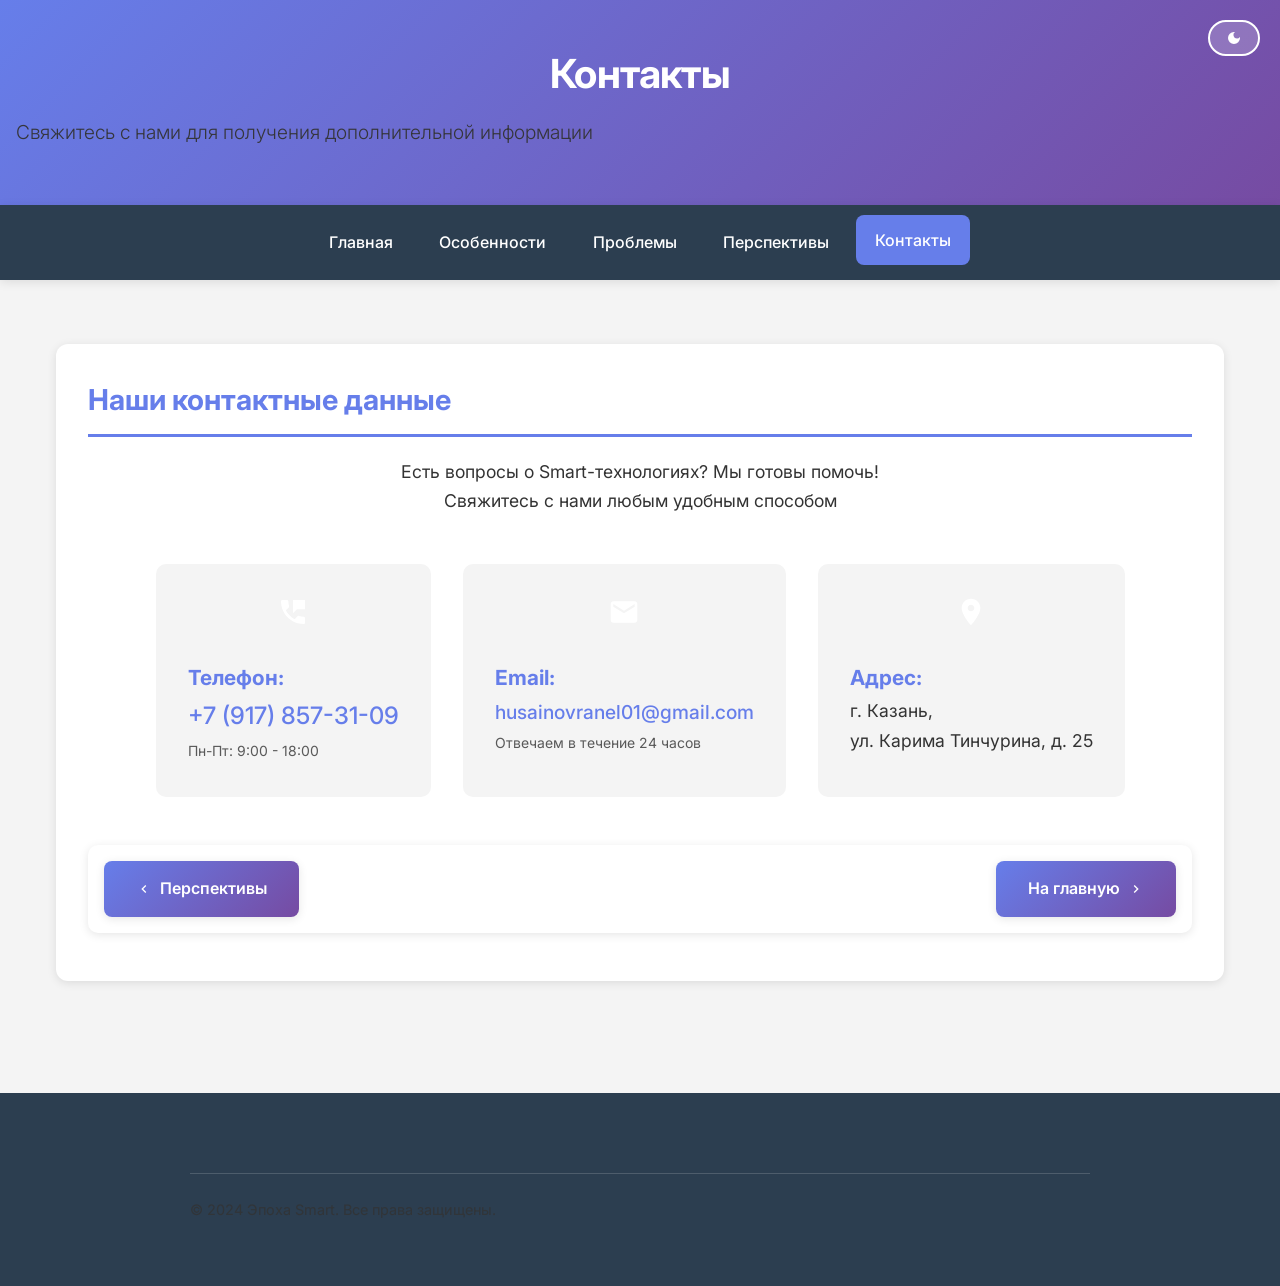
<file: contacts.html>
<!DOCTYPE html>
<html lang="ru">
<head>
    <meta charset="UTF-8">
    <meta name="viewport" content="width=device-width, initial-scale=1.0">
    <title>Контакты</title>
    <meta name="description" content="Контактная информация: телефон, адрес, электронная почта">
    <link rel="stylesheet" href="style.css">
</head>
<body>
    <header>
        <h1>Контакты</h1>
        <p>Свяжитесь с нами для получения дополнительной информации</p>
        <button id="themeToggle" aria-label="Переключить тему">
            <svg width="16" height="16" viewBox="0 0 24 24" fill="currentColor"><path d="M12 3a9 9 0 109 9c0-.46-.04-.92-.1-1.36a5.389 5.389 0 01-4.4 2.26 5.403 5.403 0 01-3.14-9.8c-.44-.06-.9-.1-1.36-.1z"/></svg>
        </button>
    </header>

    <nav>
        <button class="menu-toggle" aria-label="Меню" aria-expanded="false">
            <svg width="24" height="24" viewBox="0 0 24 24" fill="currentColor"><path d="M3 18h18v-2H3v2zm0-5h18v-2H3v2zm0-7v2h18V6H3z"/></svg>
        </button>
        <ul>
            <li><a href="index.html">Главная</a></li>
            <li><a href="features.html">Особенности</a></li>
            <li><a href="problems.html">Проблемы</a></li>
            <li><a href="prospects.html">Перспективы</a></li>
            <li><a href="contacts.html" class="active">Контакты</a></li>
        </ul>
    </nav>

    <div class="container">
        <section>
            <h2>Наши контактные данные</h2>
            <p style="text-align: center; font-size: 1.1rem; margin-bottom: 2rem;">
                Есть вопросы о Smart-технологиях? Мы готовы помочь!<br>
                Свяжитесь с нами любым удобным способом
            </p>
            
            <div class="contact-info" style="margin: 3rem 0;">
                <div class="contact-item" style="flex-direction: column; padding: 2rem; background: var(--bg-primary); border-radius: 10px;">
                    <span class="contact-icon" style="width: 32px; height: 32px;">
                        <svg viewBox="0 0 24 24"><path d="M20 15.5c-1.25 0-2.45-.2-3.57-.57-.35-.11-.74-.03-1.02.24l-2.2 2.2c-2.83-1.44-5.15-3.75-6.59-6.59l2.2-2.21c.28-.26.36-.65.25-1C8.7 6.45 8.5 5.25 8.5 4c0-.55-.45-1-1-1H4c-.55 0-1 .45-1 1 0 9.39 7.61 17 17 17 .55 0 1-.45 1-1v-3.5c0-.55-.45-1-1-1zM12 3v10l3-3h6V3h-9z"/></svg>
                    </span>
                    <div style="margin-top: 1rem;">
                        <strong style="font-size: 1.3rem; color: var(--accent-primary);">Телефон:</strong><br>
                        <a href="tel:+79178573109" style="font-size: 1.5rem;">+7 (917) 857-31-09</a><br>
                        <small style="opacity: 0.8;">Пн-Пт: 9:00 - 18:00</small>
                    </div>
                </div>
                
                <div class="contact-item" style="flex-direction: column; padding: 2rem; background: var(--bg-primary); border-radius: 10px;">
                    <span class="contact-icon" style="width: 32px; height: 32px;">
                        <svg viewBox="0 0 24 24"><path d="M20 4H4c-1.1 0-1.99.9-1.99 2L2 18c0 1.1.9 2 2 2h16c1.1 0 2-.9 2-2V6c0-1.1-.9-2-2-2zm0 4l-8 5-8-5V6l8 5 8-5v2z"/></svg>
                    </span>
                    <div style="margin-top: 1rem;">
                        <strong style="font-size: 1.3rem; color: var(--accent-primary);">Email:</strong><br>
                        <a href="mailto:husainovranel01@gmail.com" style="font-size: 1.2rem;">husainovranel01@gmail.com</a><br>
                        <small style="opacity: 0.8;">Отвечаем в течение 24 часов</small>
                    </div>
                </div>
                
                <div class="contact-item" style="flex-direction: column; padding: 2rem; background: var(--bg-primary); border-radius: 10px;">
                    <span class="contact-icon" style="width: 32px; height: 32px;">
                        <svg viewBox="0 0 24 24"><path d="M12 2C8.13 2 5 5.13 5 9c0 5.25 7 13 7 13s7-7.75 7-13c0-3.87-3.13-7-7-7zm0 9.5c-1.38 0-2.5-1.12-2.5-2.5s1.12-2.5 2.5-2.5 2.5 1.12 2.5 2.5-1.12 2.5-2.5 2.5z"/></svg>
                    </span>
                    <div style="margin-top: 1rem;">
                        <strong style="font-size: 1.3rem; color: var(--accent-primary);">Адрес:</strong><br>
                        <span style="font-size: 1.1rem;">г. Казань,<br>ул. Карима Тинчурина, д. 25</span>
                    </div>
                </div>
            </div>

            <div class="page-navigation">
                <a href="prospects.html" class="nav-button">
                    <svg width="16" height="16" viewBox="0 0 24 24" fill="currentColor"><path d="M15.41 7.41L14 6l-6 6 6 6 1.41-1.41L10.83 12z"/></svg>
                    Перспективы
                </a>
                <a href="index.html" class="nav-button">
                    На главную
                    <svg width="16" height="16" viewBox="0 0 24 24" fill="currentColor"><path d="M10 6L8.59 7.41 13.17 12l-4.58 4.59L10 18l6-6z"/></svg>
                </a>
            </div>
        </section>
    </div>

    <footer>
        <div class="contacts">
            <div style="margin-top: 2rem; padding-top: 1.5rem; border-top: 1px solid rgba(255,255,255,0.2); font-size: 0.9rem; opacity: 0.8;">
                <p>&copy; 2024 Эпоха Smart. Все права защищены.</p>
            </div>
        </div>
    </footer>

    <button class="back-to-top" id="backToTop" aria-label="Наверх">
        <svg viewBox="0 0 24 24"><path d="M7.41 15.41L12 10.83l4.59 4.58L18 14l-6-6-6 6z"/></svg>
    </button>

    <script>
        document.querySelector('.menu-toggle').addEventListener('click', function() {
            const nav = document.querySelector('nav ul');
            nav.classList.toggle('active');
            this.setAttribute('aria-expanded', nav.classList.contains('active'));
        });
        const toggle = document.getElementById('themeToggle');
        const savedTheme = localStorage.getItem('theme') || 'light';
        document.body.setAttribute('data-theme', savedTheme);
        updateToggleIcon(savedTheme);
        toggle.addEventListener('click', () => {
            const isDark = document.body.getAttribute('data-theme') === 'dark';
            const newTheme = isDark ? 'light' : 'dark';
            document.body.setAttribute('data-theme', newTheme);
            localStorage.setItem('theme', newTheme);
            updateToggleIcon(newTheme);
        });
        function updateToggleIcon(theme) {
            toggle.innerHTML = theme === 'dark' 
                ? '<svg width="16" height="16" viewBox="0 0 24 24" fill="currentColor"><path d="M12 7c-2.76 0-5 2.24-5 5s2.24 5 5 5 5-2.24 5-5-2.24-5-5-5zM2 13h2c.55 0 1-.45 1-1s-.45-1-1-1H2c-.55 0-1 .45-1 1s.45 1 1 1zm18 0h2c.55 0 1-.45 1-1s-.45-1-1-1h-2c-.55 0-1 .45-1 1s.45 1 1 1zM11 2v2c0 .55.45 1 1 1s1-.45 1-1V2c0-.55-.45-1-1-1s-1 .45-1 1zm0 18v2c0 .55.45 1 1 1s1-.45 1-1v-2c0-.55-.45-1-1-1s-1 .45-1 1zM5.99 4.58c-.39-.39-1.03-.39-1.41 0-.39.39-.39 1.03 0 1.41l1.06 1.06c.39.39 1.03.39 1.41 0s.39-1.03 0-1.41L5.99 4.58zm12.37 12.37c-.39-.39-1.03-.39-1.41 0-.39.39-.39 1.03 0 1.41l1.06 1.06c.39.39 1.03.39 1.41 0 .39-.39.39-1.03 0-1.41l-1.06-1.06zm1.06-10.96c.39-.39.39-1.03 0-1.41-.39-.39-1.03-.39-1.41 0l-1.06 1.06c-.39.39-.39 1.03 0 1.41s1.03.39 1.41 0l1.06-1.06zM7.05 18.36c.39-.39.39-1.03 0-1.41-.39-.39-1.03-.39-1.41 0l-1.06 1.06c-.39.39-.39 1.03 0 1.41s1.03.39 1.41 0l1.06-1.06z"/></svg>'
                : '<svg width="16" height="16" viewBox="0 0 24 24" fill="currentColor"><path d="M12 3a9 9 0 109 9c0-.46-.04-.92-.1-1.36a5.389 5.389 0 01-4.4 2.26 5.403 5.403 0 01-3.14-9.8c-.44-.06-.9-.1-1.36-.1z"/></svg>';
        }
        const backToTop = document.getElementById('backToTop');
        window.addEventListener('scroll', () => {
            backToTop.classList.toggle('visible', window.scrollY > 300);
        });
        backToTop.addEventListener('click', () => window.scrollTo({ top: 0, behavior: 'smooth' }));
    </script>
</body>
</html>
</file>
<file: style.css>
/* ===== Google Fonts & CSS Variables ===== */
@import url('https://fonts.googleapis.com/css2?family=Inter:wght@300;400;500;600;700&display=swap');

:root {
    --bg-primary: #f4f4f4;
    --bg-card: #ffffff;
    --text-primary: #333333;
    --text-secondary: #666666;
    --accent-primary: #667eea;
    --accent-secondary: #764ba2;
    --nav-bg: #2c3e50;
    --nav-text: #ffffff;
    --border-color: #e0e0e0;
    --shadow: 0 2px 10px rgba(0,0,0,0.1);
    --shadow-hover: 0 6px 20px rgba(0,0,0,0.15);
}

[data-theme="dark"] {
    --bg-primary: #121212;
    --bg-card: #1e1e1e;
    --text-primary: #e0e0e0;
    --text-secondary: #a0a0a0;
    --accent-primary: #8b5cf6;
    --accent-secondary: #a78bfa;
    --nav-bg: #0d1117;
    --nav-text: #ffffff;
    --border-color: #333333;
    --shadow: 0 2px 10px rgba(0,0,0,0.3);
    --shadow-hover: 0 6px 20px rgba(0,0,0,0.4);
}

* { margin: 0; padding: 0; box-sizing: border-box; }

html { scroll-behavior: smooth; }

body {
    font-family: 'Inter', system-ui, -apple-system, sans-serif;
    line-height: 1.7;
    color: var(--text-primary);
    background-color: var(--bg-primary);
    transition: background-color 0.3s, color 0.3s;
}

/* ===== Header ===== */
header {
    background: linear-gradient(135deg, var(--accent-primary), var(--accent-secondary));
    color: white;
    padding: 2.5rem 1rem;
    text-align: center;
    box-shadow: var(--shadow);
    position: relative;
}

header h1 {
    font-size: 2.5rem;
    font-weight: 700;
    margin-bottom: 0.5rem;
    letter-spacing: -0.02em;
}

header p {
    font-size: 1.2rem;
    opacity: 0.95;
    font-weight: 300;
}

#themeToggle {
    position: absolute;
    top: 20px;
    right: 20px;
    background: rgba(255,255,255,0.2);
    border: 2px solid white;
    color: white;
    padding: 8px 16px;
    border-radius: 25px;
    cursor: pointer;
    font-size: 0.9rem;
    transition: all 0.3s;
    display: flex;
    align-items: center;
    gap: 6px;
}

#themeToggle:hover {
    background: rgba(255,255,255,0.3);
    transform: translateY(-2px);
}

/* ===== Navigation ===== */
nav {
    background: var(--nav-bg);
    padding: 0.8rem 1rem;
    position: sticky;
    top: 0;
    z-index: 100;
    box-shadow: var(--shadow);
}

nav ul {
    list-style: none;
    display: flex;
    justify-content: center;
    flex-wrap: wrap;
    gap: 0.5rem;
    align-items: center;
}

nav ul li a {
    color: var(--nav-text);
    text-decoration: none;
    padding: 0.7rem 1.2rem;
    border-radius: 8px;
    transition: all 0.3s;
    font-weight: 500;
    display: flex;
    align-items: center;
    gap: 6px;
}

nav ul li a:hover,
nav ul li a.active {
    background: var(--accent-primary);
    transform: translateY(-2px);
}

.menu-toggle {
    display: none;
    font-size: 1.5rem;
    color: white;
    background: none;
    border: none;
    cursor: pointer;
    padding: 8px;
    margin-left: auto;
}

/* ===== Main Content ===== */
.container {
    max-width: 1200px;
    margin: 0 auto;
    padding: 2rem 1rem;
}

section {
    background: var(--bg-card);
    margin: 2rem 0;
    padding: 2rem;
    border-radius: 12px;
    box-shadow: var(--shadow);
    transition: background-color 0.3s;
}

h2 {
    color: var(--accent-primary);
    margin-bottom: 1.2rem;
    font-size: 1.8rem;
    font-weight: 700;
    border-bottom: 3px solid var(--accent-primary);
    padding-bottom: 0.6rem;
}

h3 {
    color: var(--accent-secondary);
    margin: 1.5rem 0 1rem 0;
    font-weight: 600;
}

p {
    margin-bottom: 1rem;
    text-align: justify;
    color: var(--text-primary);
}

/* ===== Gallery ===== */
.gallery {
    display: grid;
    grid-template-columns: repeat(auto-fit, minmax(300px, 1fr));
    gap: 1.5rem;
    margin: 2rem 0;
}

.gallery-item {
    position: relative;
    overflow: hidden;
    border-radius: 12px;
    box-shadow: var(--shadow);
    transition: transform 0.3s;
}

.gallery-item:hover {
    transform: translateY(-5px);
}

.gallery-item img {
    width: 100%;
    height: 250px;
    object-fit: cover;
    display: block;
    transition: transform 0.3s;
}

.gallery-item:hover img {
    transform: scale(1.05);
}

.gallery-caption {
    background: var(--nav-bg);
    color: white;
    padding: 1rem;
    text-align: center;
    font-weight: 500;
}

/* ===== Features List ===== */
.features-list {
    list-style: none;
    padding: 0;
}

.features-list li {
    padding: 1rem 1.2rem;
    margin: 0.6rem 0;
    background: var(--bg-primary);
    border-left: 4px solid var(--accent-primary);
    border-radius: 0 8px 8px 0;
    transition: all 0.3s;
}

.features-list li:hover {
    background: var(--border-color);
    transform: translateX(5px);
}

/* ===== Problems Grid ===== */
.problems-grid {
    display: grid;
    grid-template-columns: repeat(auto-fit, minmax(250px, 1fr));
    gap: 1.5rem;
    margin-top: 1rem;
}

.problem-card {
    background: var(--bg-primary);
    border: 2px solid #fc8181;
    padding: 1.5rem;
    border-radius: 10px;
    text-align: center;
    transition: transform 0.3s, box-shadow 0.3s;
}

.problem-card:hover {
    transform: translateY(-3px);
    box-shadow: var(--shadow-hover);
}

.problem-card h4 {
    color: #c53030;
    margin-bottom: 0.8rem;
    font-weight: 600;
}

/* ===== Prospects List ===== */
.prospects-list {
    display: grid;
    grid-template-columns: repeat(auto-fit, minmax(300px, 1fr));
    gap: 1rem;
}

.prospect-item {
    background: linear-gradient(135deg, var(--accent-primary), var(--accent-secondary));
    color: white;
    padding: 1.5rem;
    border-radius: 10px;
    text-align: center;
    transition: transform 0.3s;
}

.prospect-item:hover {
    transform: translateY(-3px);
}

.prospect-item h3 {
    color: white;
    margin-bottom: 0.8rem;
}

/* ===== Page Navigation ===== */
.page-navigation {
    display: flex;
    justify-content: space-between;
    margin: 2.5rem 0 1rem 0;
    padding: 1rem;
    background: var(--bg-card);
    border-radius: 10px;
    box-shadow: var(--shadow);
    flex-wrap: wrap;
    gap: 1rem;
}

.nav-button {
    padding: 0.9rem 2rem;
    background: linear-gradient(135deg, var(--accent-primary), var(--accent-secondary));
    color: white;
    text-decoration: none;
    border-radius: 8px;
    transition: all 0.3s;
    font-weight: 600;
    display: inline-flex;
    align-items: center;
    gap: 8px;
    box-shadow: var(--shadow);
}

.nav-button:hover {
    transform: translateY(-3px);
    box-shadow: var(--shadow-hover);
}

.nav-button.disabled {
    background: var(--border-color);
    cursor: not-allowed;
    pointer-events: none;
}

/* ===== Footer & Contacts ===== */
footer {
    background: var(--nav-bg);
    color: white;
    padding: 3rem 1rem;
    margin-top: 3rem;
}

.contacts {
    max-width: 900px;
    margin: 0 auto;
    text-align: center;
}

.contacts h2 {
    color: white;
    border-bottom: 3px solid var(--accent-primary);
    display: inline-block;
    margin-bottom: 1.5rem;
    font-size: 1.8rem;
}

.contact-info {
    display: flex;
    justify-content: center;
    gap: 2rem;
    flex-wrap: wrap;
    margin-top: 2rem;
}

.contact-item {
    display: flex;
    align-items: center;
    gap: 1rem;
    font-size: 1.05rem;
    padding: 1rem 1.5rem;
    background: rgba(255,255,255,0.1);
    border-radius: 10px;
    transition: background 0.3s;
}

.contact-item:hover {
    background: rgba(255,255,255,0.15);
}

.contact-icon {
    width: 24px;
    height: 24px;
    flex-shrink: 0;
}

.contact-icon svg {
    width: 100%;
    height: 100%;
    fill: white;
}

.contact-item a {
    color: var(--accent-primary);
    text-decoration: none;
    transition: color 0.3s;
    font-weight: 500;
}

.contact-item a:hover {
    color: var(--accent-secondary);
}

/* ===== Back to Top Button ===== */
.back-to-top {
    position: fixed;
    bottom: 30px;
    right: 30px;
    background: var(--accent-primary);
    color: white;
    width: 50px;
    height: 50px;
    border-radius: 50%;
    display: none;
    align-items: center;
    justify-content: center;
    cursor: pointer;
    box-shadow: var(--shadow-hover);
    transition: all 0.3s;
    z-index: 999;
    border: none;
    font-size: 1.3rem;
}

.back-to-top:hover {
    background: var(--accent-secondary);
    transform: translateY(-3px);
}

.back-to-top.visible {
    display: flex;
}

.back-to-top svg {
    width: 20px;
    height: 20px;
    fill: white;
}

/* ===== Responsive ===== */
@media (max-width: 768px) {
    header h1 { font-size: 1.9rem; }
    header p { font-size: 1.05rem; }
    
    .menu-toggle { display: block; }
    
    nav ul {
        display: none;
        flex-direction: column;
        align-items: center;
        padding: 1rem 0;
        width: 100%;
    }
    
    nav ul.active { display: flex; }
    nav ul li { margin: 0.3rem 0; width: 100%; text-align: center; }
    nav ul li a { justify-content: center; }
    
    .contact-info { flex-direction: column; align-items: center; }
    
    .page-navigation {
        flex-direction: column;
        align-items: center;
    }
    
    .nav-button { width: 100%; justify-content: center; }
}

/* ===== Accessibility ===== */
a:focus-visible,
button:focus-visible {
    outline: 3px solid var(--accent-primary);
    outline-offset: 2px;
}

@media (prefers-reduced-motion: reduce) {
    *, *::before, *::after {
        animation-duration: 0.01ms !important;
        animation-iteration-count: 1 !important;
        transition-duration: 0.01ms !important;
    }
    html { scroll-behavior: auto; }
}
</file>
